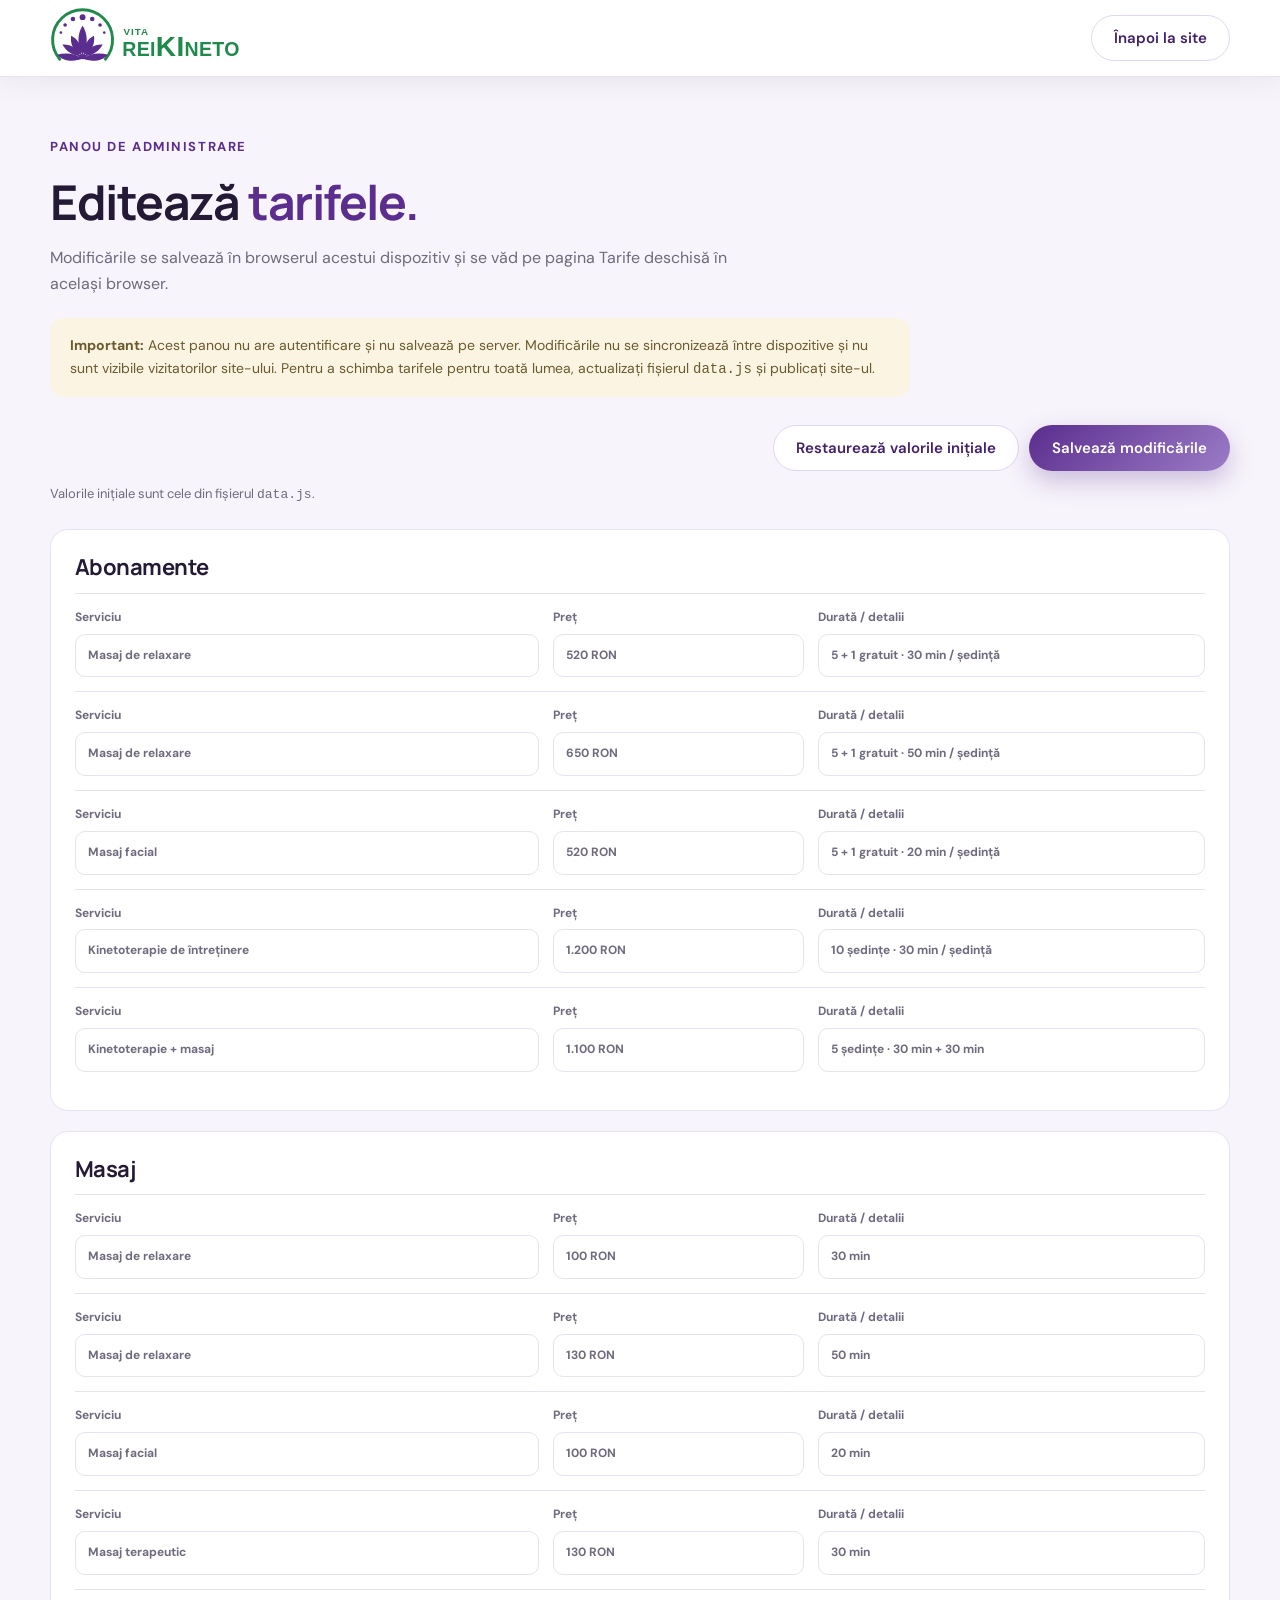
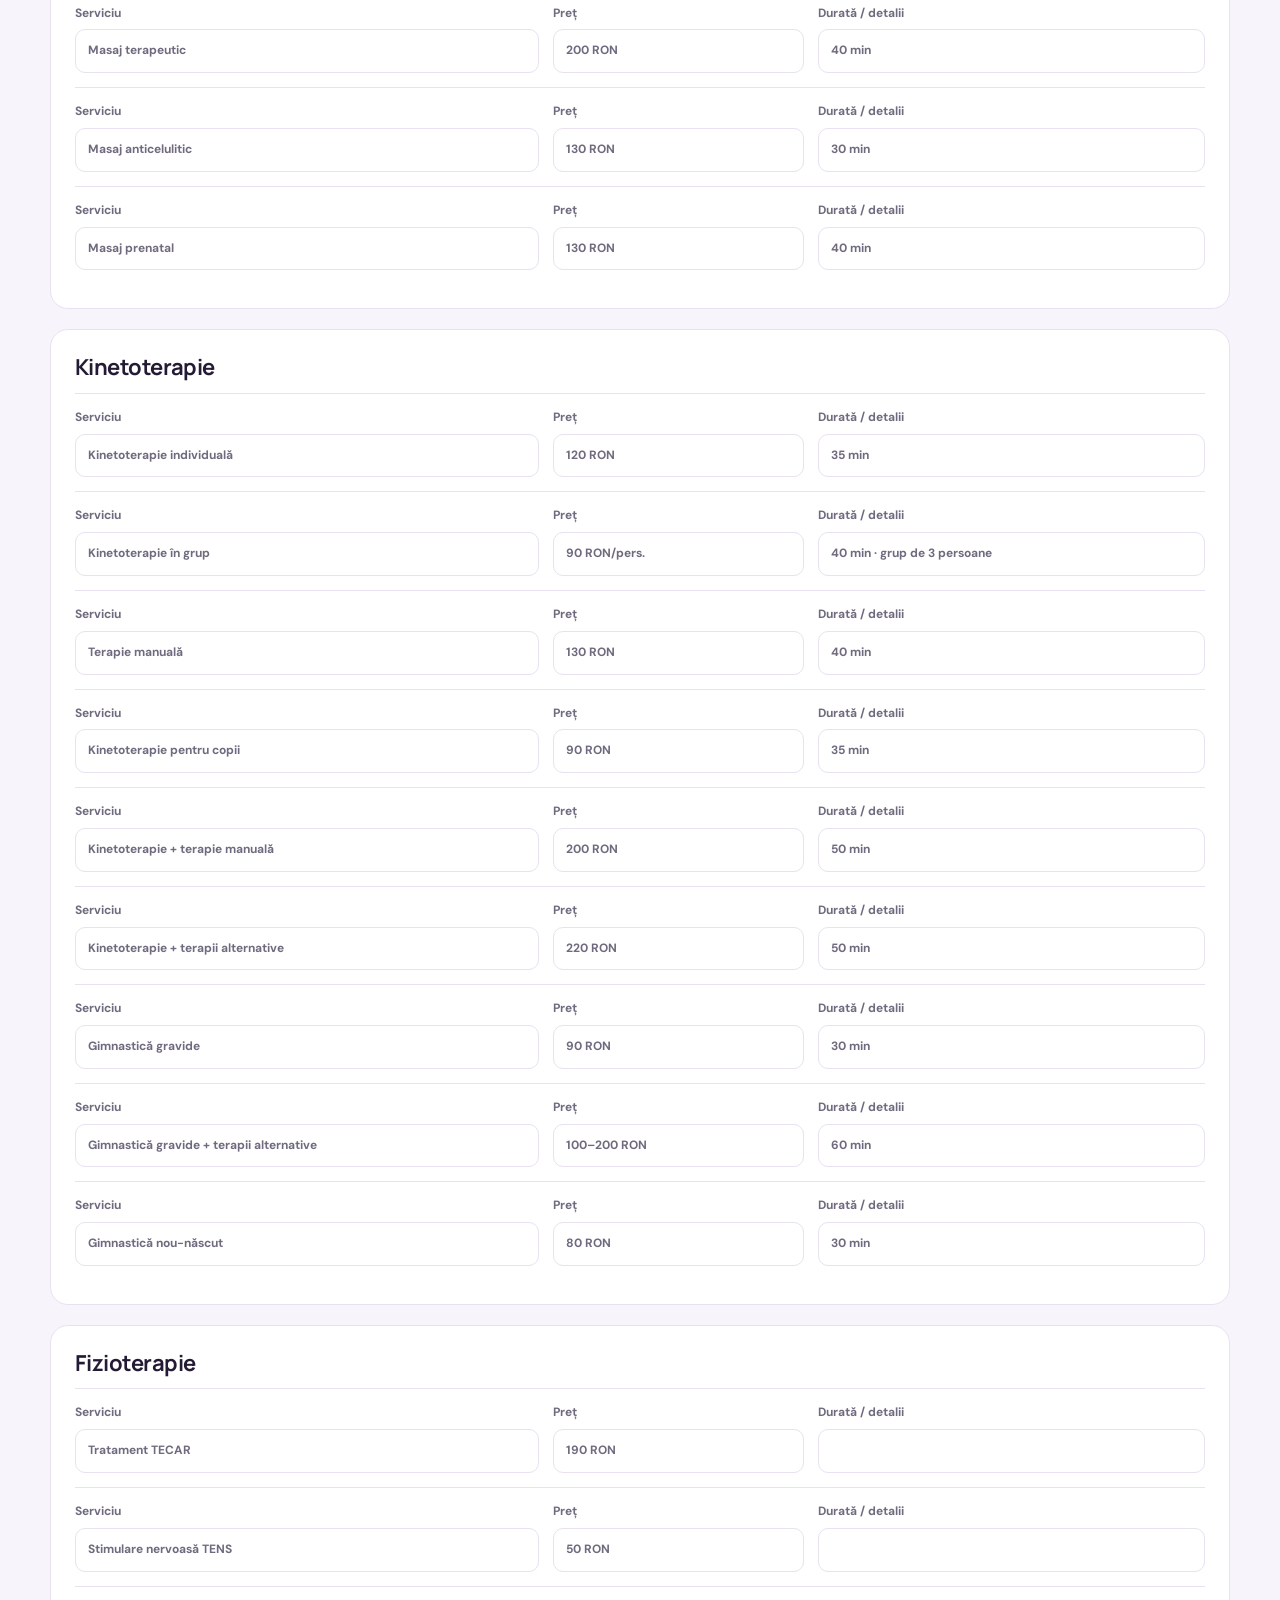
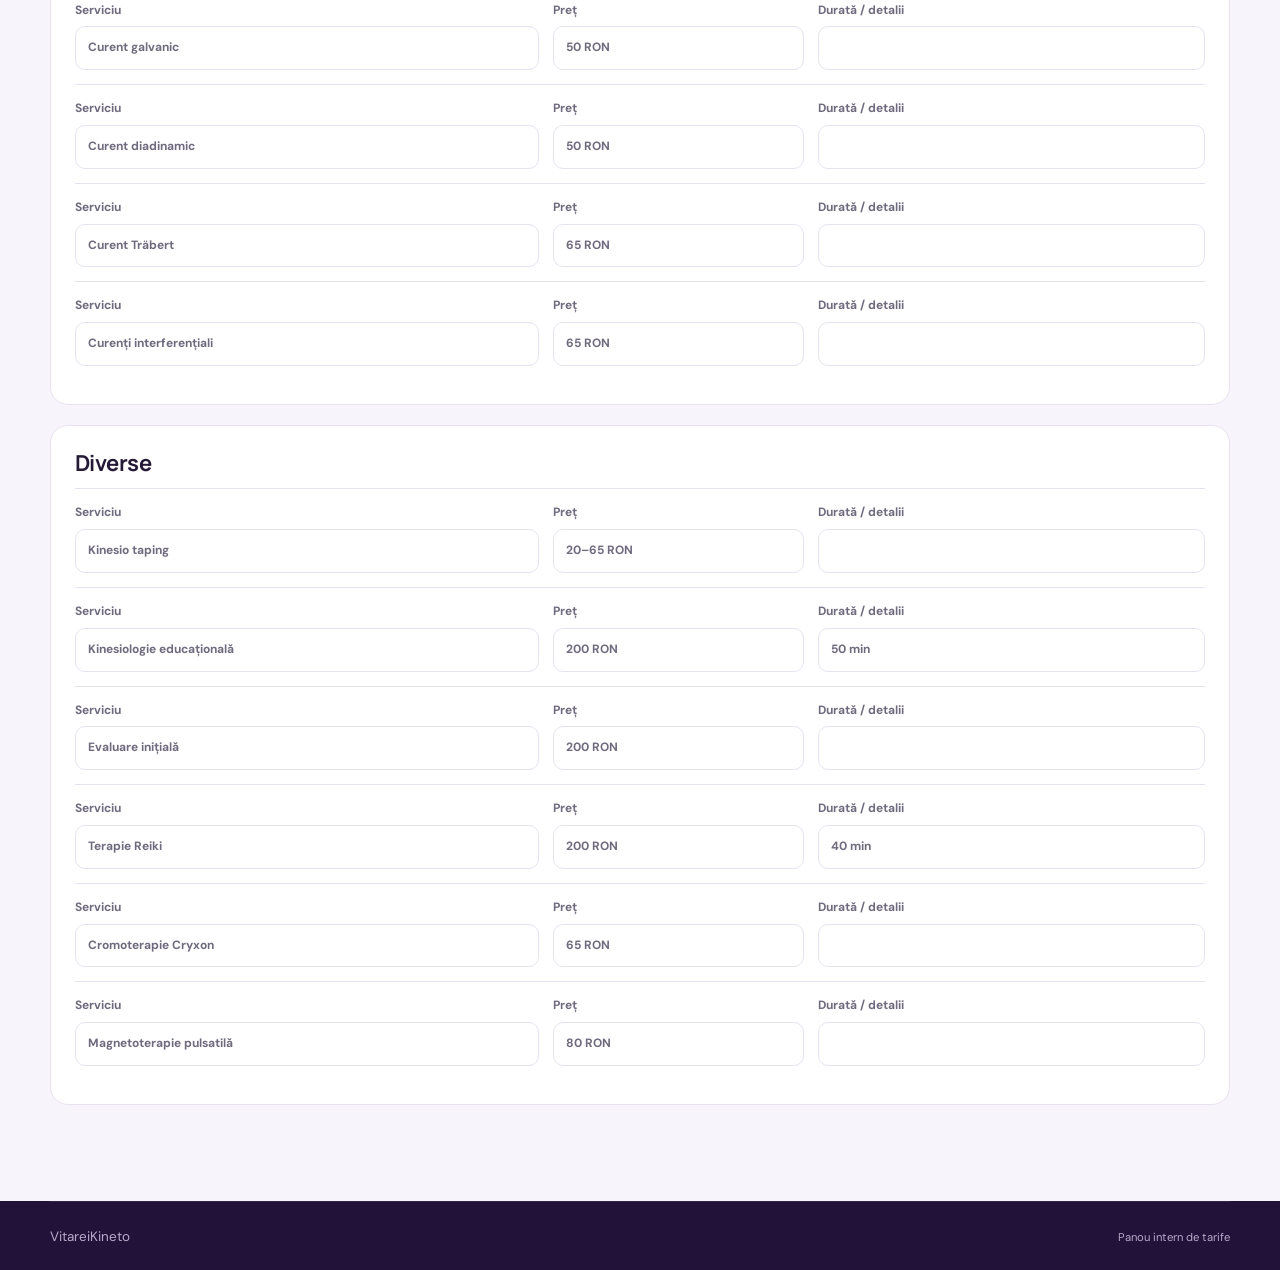
<file: admin.html>
<!doctype html>
<html lang="ro">
<head>
  <meta charset="utf-8">
  <meta name="viewport" content="width=device-width, initial-scale=1">
  <meta name="robots" content="noindex, nofollow">
  <meta name="theme-color" content="#ffffff">
  <title>Administrare tarife — VitareiKineto</title>
  <link rel="icon" type="image/svg+xml" href="images/vitareikineto-mark.svg">
  <link rel="preconnect" href="https://fonts.googleapis.com">
  <link rel="preconnect" href="https://fonts.gstatic.com" crossorigin>
  <link href="https://fonts.googleapis.com/css2?family=DM+Sans:opsz,wght@9..40,400;9..40,500;9..40,600;9..40,700&family=Manrope:wght@500;600;700;800&display=swap" rel="stylesheet">
  <link rel="stylesheet" href="styles.css">
  <script src="data.js" defer></script>
  <script src="admin.js" defer></script>
</head>
<body class="admin-page">
  <header class="site-header is-scrolled">
    <div class="container header-inner">
      <a class="brand" href="index.html"><img class="brand-logo" src="images/vitareikineto-logo-horizontal.svg" alt="Vita ReiKineto" width="215" height="60"></a>
      <a class="button button-outline" href="index.html#tarife">Înapoi la site</a>
    </div>
  </header>
  <main class="admin-main">
    <div class="container admin-container">
      <p class="eyebrow">Panou de administrare</p>
      <h1>Editează <span>tarifele.</span></h1>
      <p class="admin-intro">Modificările se salvează în browserul acestui dispozitiv și se văd pe pagina Tarife deschisă în același browser.</p>
      <div class="admin-warning"><strong>Important:</strong> Acest panou nu are autentificare și nu salvează pe server. Modificările nu se sincronizează între dispozitive și nu sunt vizibile vizitatorilor site-ului. Pentru a schimba tarifele pentru toată lumea, actualizați fișierul <code>data.js</code> și publicați site-ul.</div>
      <div class="admin-toolbar"><p id="admin-status" role="status" aria-live="polite"></p><div><button class="button button-outline" id="reset-prices" type="button">Restaurează valorile inițiale</button><button class="button button-primary" id="save-prices" type="button">Salvează modificările</button></div></div>
      <p class="admin-source">Valorile inițiale sunt cele din fișierul <code>data.js</code>.</p>
      <div id="admin-price-editor"></div>
    </div>
  </main>
  <footer class="site-footer"><div class="container footer-bottom"><a href="index.html">VitareiKineto</a><small>Panou intern de tarife</small></div></footer>
</body>
</html>
</file>
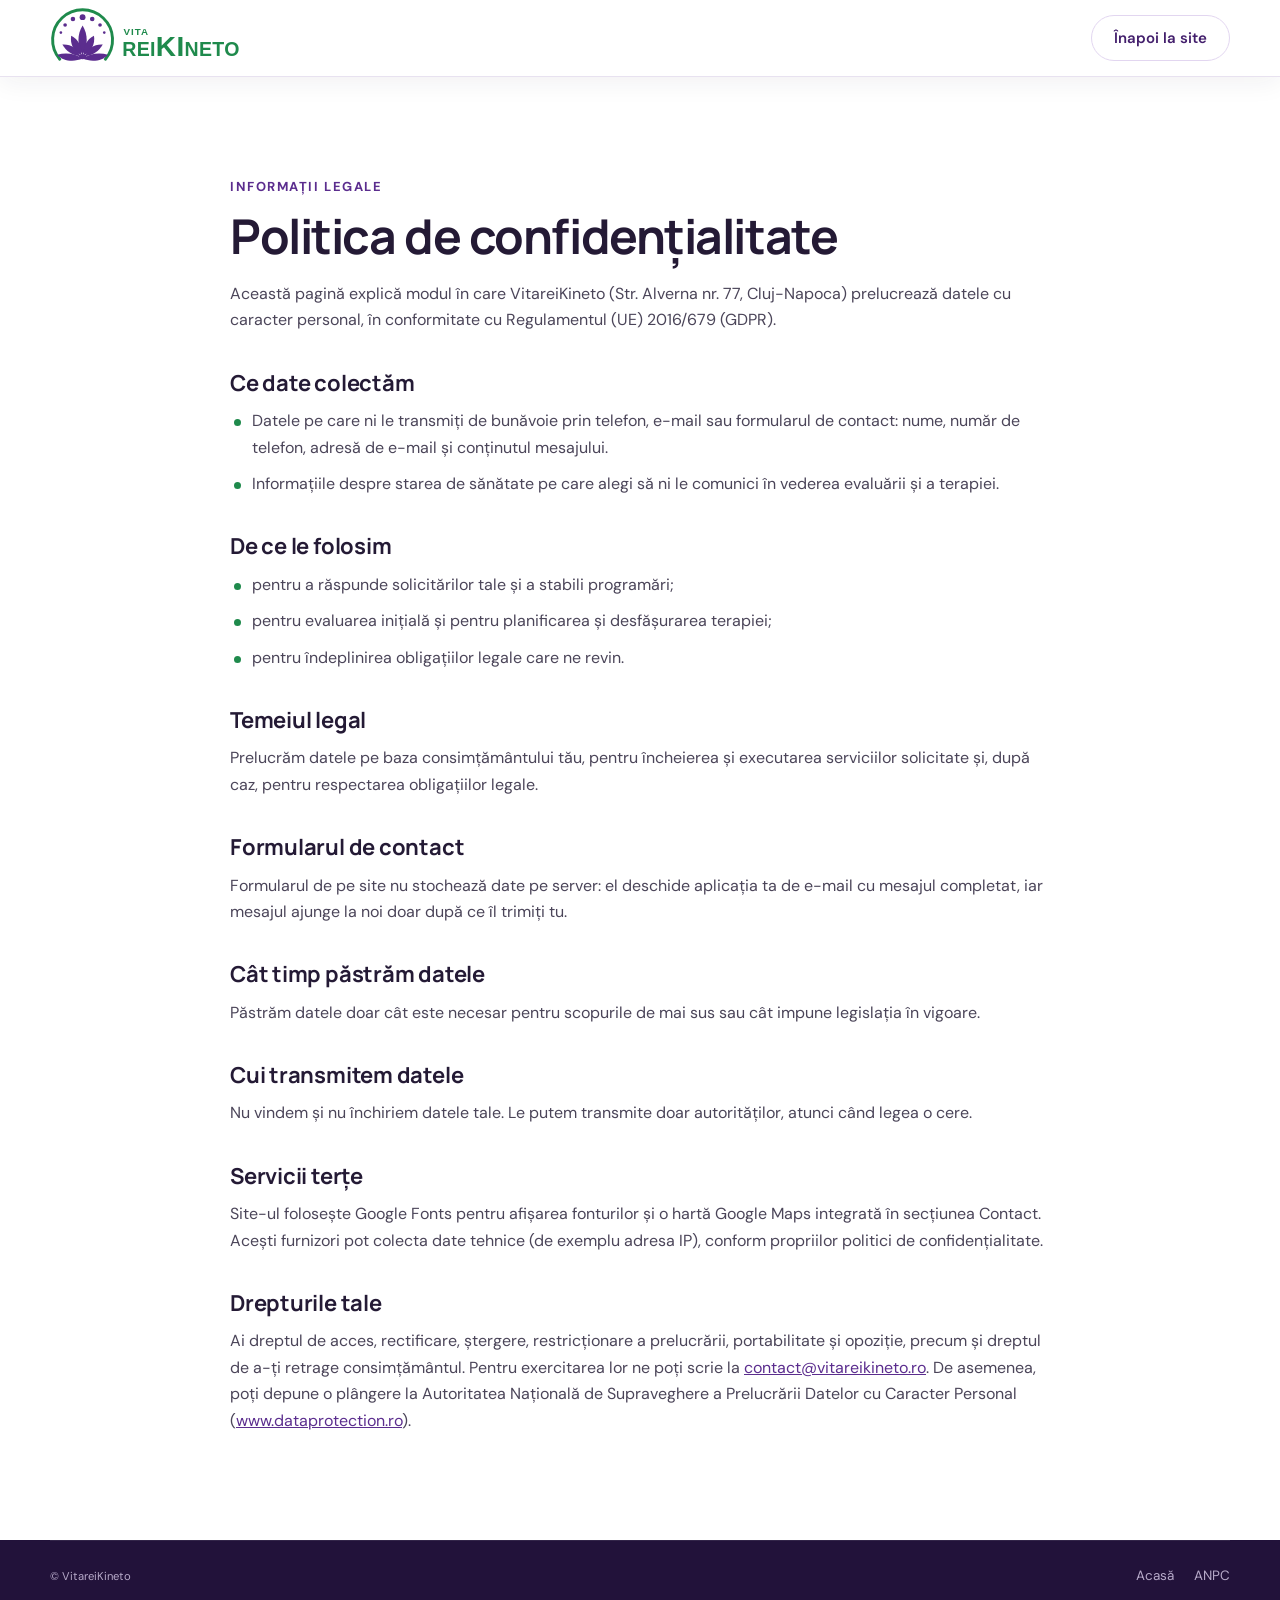
<file: confidentialitate.html>
<!doctype html>
<html lang="ro">
<head>
  <meta charset="utf-8">
  <meta name="viewport" content="width=device-width, initial-scale=1">
  <meta name="theme-color" content="#ffffff">
  <title>Politica de confidențialitate — VitareiKineto</title>
  <meta name="description" content="Cum prelucrează VitareiKineto datele personale transmise prin telefon, e-mail sau formularul de contact.">
  <link rel="icon" type="image/svg+xml" href="images/vitareikineto-mark.svg">
  <link rel="preconnect" href="https://fonts.googleapis.com">
  <link rel="preconnect" href="https://fonts.gstatic.com" crossorigin>
  <link href="https://fonts.googleapis.com/css2?family=DM+Sans:opsz,wght@9..40,400;9..40,500;9..40,600;9..40,700&family=Manrope:wght@500;600;700;800&display=swap" rel="stylesheet">
  <link rel="stylesheet" href="styles.css">
</head>
<body class="admin-page">
  <header class="site-header is-scrolled">
    <div class="container header-inner">
      <a class="brand" href="index.html"><img class="brand-logo" src="images/vitareikineto-logo-horizontal.svg" alt="Vita ReiKineto" width="215" height="60"></a>
      <a class="button button-outline" href="index.html">Înapoi la site</a>
    </div>
  </header>
  <main class="page-simple">
    <div class="container">
      <p class="eyebrow">Informații legale</p>
      <h1>Politica de confidențialitate</h1>
      <p>Această pagină explică modul în care VitareiKineto (Str. Alverna nr. 77, Cluj-Napoca) prelucrează datele cu caracter personal, în conformitate cu Regulamentul (UE) 2016/679 (GDPR).</p>

      <h2>Ce date colectăm</h2>
      <ul>
        <li>Datele pe care ni le transmiți de bunăvoie prin telefon, e-mail sau formularul de contact: nume, număr de telefon, adresă de e-mail și conținutul mesajului.</li>
        <li>Informațiile despre starea de sănătate pe care alegi să ni le comunici în vederea evaluării și a terapiei.</li>
      </ul>

      <h2>De ce le folosim</h2>
      <ul>
        <li>pentru a răspunde solicitărilor tale și a stabili programări;</li>
        <li>pentru evaluarea inițială și pentru planificarea și desfășurarea terapiei;</li>
        <li>pentru îndeplinirea obligațiilor legale care ne revin.</li>
      </ul>

      <h2>Temeiul legal</h2>
      <p>Prelucrăm datele pe baza consimțământului tău, pentru încheierea și executarea serviciilor solicitate și, după caz, pentru respectarea obligațiilor legale.</p>

      <h2>Formularul de contact</h2>
      <p>Formularul de pe site nu stochează date pe server: el deschide aplicația ta de e-mail cu mesajul completat, iar mesajul ajunge la noi doar după ce îl trimiți tu.</p>

      <h2>Cât timp păstrăm datele</h2>
      <p>Păstrăm datele doar cât este necesar pentru scopurile de mai sus sau cât impune legislația în vigoare.</p>

      <h2>Cui transmitem datele</h2>
      <p>Nu vindem și nu închiriem datele tale. Le putem transmite doar autorităților, atunci când legea o cere.</p>

      <h2>Servicii terțe</h2>
      <p>Site-ul folosește Google Fonts pentru afișarea fonturilor și o hartă Google Maps integrată în secțiunea Contact. Acești furnizori pot colecta date tehnice (de exemplu adresa IP), conform propriilor politici de confidențialitate.</p>

      <h2>Drepturile tale</h2>
      <p>Ai dreptul de acces, rectificare, ștergere, restricționare a prelucrării, portabilitate și opoziție, precum și dreptul de a-ți retrage consimțământul. Pentru exercitarea lor ne poți scrie la <a href="mailto:contact@vitareikineto.ro">contact@vitareikineto.ro</a>. De asemenea, poți depune o plângere la Autoritatea Națională de Supraveghere a Prelucrării Datelor cu Caracter Personal (<a href="https://www.dataprotection.ro/" target="_blank" rel="noopener">www.dataprotection.ro</a>).</p>
    </div>
  </main>
  <footer class="site-footer"><div class="container footer-bottom"><small>© VitareiKineto</small><nav aria-label="Informații legale"><a href="index.html">Acasă</a><a href="https://anpc.ro/" target="_blank" rel="noopener">ANPC</a></nav></div></footer>
</body>
</html>
</file>
<file: styles.css>
/* ==========================================================================
   VitareiKineto — stiluri
   ========================================================================== */

:root {
  --ink: #241a35;
  --text: #4b4559;
  --muted: #706a7e;
  --purple: #5b2d8e;
  --purple-dark: #431f6c;
  --purple-50: #f3eef9;
  --lavender: #9b7cc6;
  --purple-100: #e2d6f0;
  --green: #1f8a4c;
  --green-dark: #166a39;
  --green-50: #e9f6ee;
  --bg: #ffffff;
  --bg-soft: #f7f4fb;
  --line: #e8e2f0;
  --radius: 18px;
  --radius-sm: 12px;
  --shadow-sm: 0 2px 8px rgba(36, 26, 53, .06);
  --shadow: 0 18px 44px rgba(36, 26, 53, .10);
  --gradient: linear-gradient(135deg, var(--purple) 0%, var(--lavender) 100%);
  --font-head: "Manrope", "Segoe UI", system-ui, sans-serif;
  --font-body: "DM Sans", "Segoe UI", system-ui, sans-serif;
  --header-h: 76px;
  color-scheme: light;
}

*, *::before, *::after { box-sizing: border-box; }
html { scroll-behavior: smooth; scroll-padding-top: calc(var(--header-h) + 12px); -webkit-text-size-adjust: 100%; }
html.no-scroll, html.menu-open { overflow: hidden; }
body { margin: 0; min-width: 320px; font: 400 16px/1.65 var(--font-body); color: var(--text); background: var(--bg); -webkit-font-smoothing: antialiased; }
img { display: block; max-width: 100%; height: auto; }
a { color: inherit; }
button, input, select, textarea { font: inherit; color: inherit; }
h1, h2, h3, h4, p, figure, blockquote, ul, ol, dl, dd { margin: 0; }
ul, ol { padding: 0; list-style: none; }
h1, h2, h3, h4 { font-family: var(--font-head); color: var(--ink); line-height: 1.2; }
h1 span, h2 span { color: var(--green); }
:focus-visible { outline: 3px solid rgba(91, 45, 142, .45); outline-offset: 3px; border-radius: 6px; }

.icon-sprite { position: absolute; width: 0; height: 0; overflow: hidden; }
.icon { width: 1.15em; height: 1.15em; flex: 0 0 auto; fill: none; stroke: currentColor; stroke-width: 1.8; stroke-linecap: round; stroke-linejoin: round; }

.container { width: min(1180px, 100% - 48px); margin-inline: auto; }
.section { padding-block: clamp(72px, 9vw, 112px); }
.section-soft { background: var(--bg-soft); }
.skip-link { position: absolute; z-index: 100; top: -60px; left: 16px; padding: 12px 18px; border-radius: 10px; background: var(--ink); color: #fff; }
.skip-link:focus { top: 12px; }

/* ---------- Typography helpers ---------- */
.eyebrow { display: inline-flex; align-items: center; gap: 8px; margin-bottom: 16px; color: var(--purple); font-size: 13px; font-weight: 700; letter-spacing: .12em; text-transform: uppercase; }
.eyebrow-dot { width: 7px; height: 7px; border-radius: 50%; background: var(--green); box-shadow: 0 0 0 4px rgba(31, 138, 76, .15); }
.eyebrow-light { color: #d6c6f0; }
h2 { font-size: clamp(30px, 3.6vw, 44px); font-weight: 700; letter-spacing: -.025em; }
.lead { font-size: 18px; color: var(--ink); }
.small-note { margin-top: 28px; color: var(--muted); font-size: 14px; }

.section-heading { display: grid; grid-template-columns: 1fr 1fr; gap: 24px 64px; align-items: end; margin-bottom: 48px; }
.section-heading > p { color: var(--muted); max-width: 520px; justify-self: end; }
.section-heading-center { display: block; text-align: center; max-width: 720px; margin-inline: auto; }

/* ---------- Buttons ---------- */
.button { display: inline-flex; align-items: center; justify-content: center; gap: 10px; min-height: 46px; padding: 0 22px; border: 1.5px solid transparent; border-radius: 999px; font-size: 15px; font-weight: 600; text-decoration: none; white-space: nowrap; cursor: pointer; transition: transform .2s, box-shadow .2s, background-color .2s, color .2s, border-color .2s; }
.button:hover { transform: translateY(-1px); }
.button-lg { min-height: 54px; padding: 0 28px; font-size: 16px; }
.button-block { width: 100%; }
.button-primary { color: #fff; background: var(--gradient) border-box; border-color: transparent; box-shadow: 0 10px 24px rgba(91, 45, 142, .28); }
.button-primary:hover { box-shadow: 0 14px 30px rgba(91, 45, 142, .36); }
.button-outline { color: var(--purple-dark); border-color: var(--purple-100); background: #fff; }
.button-outline:hover { border-color: var(--purple); }
.button-light { color: var(--green-dark); background: #fff; }
.button-row { display: flex; flex-wrap: wrap; gap: 12px; }

/* ---------- Topbar & header ---------- */
.topbar { background: var(--ink); color: #ddd3ea; font-size: 13px; }
.topbar-inner { display: flex; align-items: center; justify-content: space-between; gap: 16px; min-height: 40px; }
.topbar-item { display: inline-flex; align-items: center; gap: 8px; text-decoration: none; }
.topbar-item .icon { color: #7fd9a2; }
a.topbar-item { color: #fff; font-weight: 600; }

.site-header { position: sticky; top: 0; z-index: 50; background: rgba(255, 255, 255, .92); backdrop-filter: saturate(160%) blur(14px); border-bottom: 1px solid transparent; transition: border-color .25s, box-shadow .25s; }
.site-header.is-scrolled { border-color: var(--line); box-shadow: 0 6px 24px rgba(36, 26, 53, .06); }
.header-inner { display: flex; align-items: center; justify-content: space-between; gap: 24px; min-height: var(--header-h); }
.brand { display: inline-flex; align-items: center; gap: 12px; text-decoration: none; flex: 0 0 auto; }
.brand-logo { display: block; width: auto; height: 60px; }
.brand-mark { width: 54px; height: 50px; }
.brand-name { display: block; font: 800 21px/1 var(--font-head); color: var(--green); letter-spacing: .02em; }
.brand-name b { font-size: 1.3em; font-weight: 800; line-height: .8; }
.brand-vita { display: block; margin-bottom: 2px; color: var(--purple); font-size: 11px; font-weight: 800; letter-spacing: .22em; text-transform: uppercase; }
.brand-name small { display: block; margin-top: 5px; color: var(--muted); font: 600 10px/1 var(--font-body); letter-spacing: .16em; text-transform: uppercase; }
.main-nav { display: flex; align-items: center; gap: 4px; }
.main-nav > a:not(.button) { position: relative; padding: 8px 11px; color: var(--text); font-size: 15px; font-weight: 500; text-decoration: none; border-radius: 8px; transition: color .2s, background-color .2s; }
.main-nav > a:not(.button):hover { color: var(--purple); background: var(--purple-50); }
.main-nav > a.is-active { color: var(--purple); }
.main-nav > a.is-active::after { content: ""; position: absolute; left: 11px; right: 11px; bottom: 2px; height: 2px; border-radius: 2px; background: var(--purple); }
.nav-cta { margin-left: 10px; min-height: 44px; padding: 0 20px; font-size: 14px; }
.menu-toggle { display: none; width: 46px; height: 46px; padding: 0; border: 1px solid var(--line); border-radius: 12px; background: #fff; cursor: pointer; }
.menu-toggle span { display: block; width: 20px; height: 2px; margin: 4px auto; border-radius: 2px; background: var(--ink); transition: transform .25s, opacity .25s; }
.menu-toggle[aria-expanded="true"] span:nth-child(1) { transform: translateY(6px) rotate(45deg); }
.menu-toggle[aria-expanded="true"] span:nth-child(2) { opacity: 0; }
.menu-toggle[aria-expanded="true"] span:nth-child(3) { transform: translateY(-6px) rotate(-45deg); }

/* ---------- Hero ---------- */
.hero { position: relative; padding: clamp(48px, 7vw, 88px) 0 64px; overflow: hidden; background: radial-gradient(900px 500px at 85% 0%, var(--purple-50) 0%, transparent 70%), radial-gradient(700px 500px at 0% 100%, var(--green-50) 0%, transparent 70%); }
.hero-grid { display: grid; grid-template-columns: 1.05fr 1fr; gap: clamp(40px, 6vw, 80px); align-items: center; }
.hero h1 { margin-bottom: 22px; font-size: clamp(38px, 5.2vw, 62px); font-weight: 800; letter-spacing: -.035em; line-height: 1.08; }
.hero h1 span { color: var(--green); }
.hero-lead { max-width: 560px; margin-bottom: 32px; font-size: 18px; }
.hero-points { display: flex; flex-wrap: wrap; gap: 10px 24px; margin-top: 32px; color: var(--ink); font-size: 15px; font-weight: 500; }
.hero-points li { display: inline-flex; align-items: center; gap: 8px; }
.hero-points .icon { padding: 3px; width: 22px; height: 22px; border-radius: 50%; color: #fff; background: var(--green); stroke-width: 2.6; }
.hero-visual { position: relative; }
.hero-visual > img { width: 100%; aspect-ratio: 4 / 4.3; object-fit: cover; border-radius: 28px; box-shadow: var(--shadow); }
.hero-card { position: absolute; display: flex; align-items: center; gap: 12px; padding: 14px 18px; border-radius: 16px; background: rgba(255, 255, 255, .96); box-shadow: var(--shadow); font-size: 14px; line-height: 1.3; }
.hero-card strong { display: block; color: var(--ink); }
.hero-card small { color: var(--muted); font-size: 13px; }
.hero-card-top { top: 28px; left: -28px; }
.hero-card-bottom { right: -20px; bottom: 32px; }
.hero-card-icon { display: grid; place-items: center; width: 42px; height: 42px; border-radius: 12px; color: var(--green); background: var(--green-50); font-size: 20px; }
.hero-card-icon-purple { color: var(--purple); background: var(--purple-50); }
.stats { display: grid; grid-template-columns: repeat(4, 1fr); margin-top: 64px; border: 1px solid var(--line); border-radius: var(--radius); background: #fff; box-shadow: var(--shadow-sm); }
.stats > div { padding: 24px 28px; border-left: 1px solid var(--line); }
.stats > div:first-child { border-left: 0; }
.stats dt { font: 800 34px/1 var(--font-head); color: var(--ink); letter-spacing: -.03em; }
.stats dd { margin-top: 6px; color: var(--muted); font-size: 14px; }

/* ---------- About ---------- */
.about-grid { display: grid; grid-template-columns: 1fr 1fr; gap: clamp(40px, 7vw, 96px); align-items: center; }
.about-media { position: relative; padding-bottom: 64px; }
.about-media > img:first-child { width: 88%; aspect-ratio: 1 / 1; object-fit: cover; border-radius: 24px; }
.about-media-small { position: absolute; right: 0; bottom: 0; width: 56%; aspect-ratio: 4 / 3; object-fit: cover; border: 8px solid var(--bg-soft); border-radius: 22px; box-shadow: var(--shadow); }
.about-copy h2 { margin-bottom: 22px; }
.about-copy p + p, .about-copy .lead + p { margin-top: 14px; }
.about-promise { margin: 26px 0; padding: 18px 22px; border-left: 4px solid var(--green); border-radius: 0 12px 12px 0; background: #fff; color: var(--ink); font: 600 18px/1.5 var(--font-head); }
.values-list { display: flex; flex-wrap: wrap; gap: 8px; }
.values-list li { padding: 7px 14px; border: 1px solid var(--purple-100); border-radius: 999px; background: #fff; color: var(--purple-dark); font-size: 14px; font-weight: 600; }

/* ---------- Features ---------- */
.feature-grid { display: grid; grid-template-columns: repeat(4, 1fr); gap: 20px; margin-top: 48px; }
.feature-card { padding: 30px 26px; border: 1px solid var(--line); border-radius: var(--radius); background: #fff; transition: transform .25s, box-shadow .25s, border-color .25s; }
.feature-card:hover { transform: translateY(-4px); border-color: transparent; box-shadow: var(--shadow); }
.feature-icon, .service-icon { display: grid; place-items: center; width: 52px; height: 52px; border-radius: 14px; color: var(--purple); background: var(--purple-50); font-size: 24px; }
.feature-card h3 { margin: 20px 0 8px; font-size: 19px; }
.feature-card p { color: var(--muted); font-size: 15px; }

/* ---------- Services ---------- */
.service-grid { display: grid; grid-template-columns: repeat(3, 1fr); gap: 20px; }
.service-card { display: flex; flex-direction: column; padding: 30px; border: 1px solid var(--line); border-radius: var(--radius); background: #fff; transition: transform .25s, box-shadow .25s, border-color .25s; }
.service-card:hover { transform: translateY(-4px); border-color: transparent; box-shadow: var(--shadow); }
.service-card:hover .service-icon { color: #fff; background: var(--gradient); }
.service-icon { transition: background .25s, color .25s; }
.service-head { display: flex; align-items: center; justify-content: space-between; margin-bottom: 22px; }
.service-number { font: 700 14px/1 var(--font-head); color: #c4bfd3; }
.service-card h3 { margin-bottom: 10px; font-size: 22px; }
.service-card > p { color: var(--muted); font-size: 15px; }
.service-tags { display: flex; flex-wrap: wrap; gap: 6px; margin: 18px 0 24px; }
.service-tags li { padding: 4px 10px; border-radius: 999px; background: var(--green-50); color: var(--green-dark); font-size: 12.5px; font-weight: 600; }
.service-link { display: inline-flex; align-items: center; gap: 8px; margin-top: auto; padding: 0; border: 0; background: none; color: var(--purple); font-weight: 700; font-size: 15px; cursor: pointer; }
.service-link .icon { transition: transform .2s; }
.service-link:hover .icon { transform: translateX(4px); }

/* ---------- Process ---------- */
.process { display: grid; grid-template-columns: repeat(4, 1fr); gap: 20px; margin-top: 52px; counter-reset: step; }
.process li { position: relative; padding: 0 12px; text-align: center; }
.process li:not(:last-child)::after { content: ""; position: absolute; top: 28px; left: calc(50% + 40px); right: calc(-50% + 40px); border-top: 2px dashed var(--purple-100); }
.process-num { display: inline-grid; place-items: center; width: 56px; height: 56px; margin-bottom: 20px; border-radius: 50%; color: #fff; background: var(--gradient); font: 800 20px/1 var(--font-head); box-shadow: 0 10px 22px rgba(91, 45, 142, .28); }
.process h3 { margin-bottom: 8px; font-size: 19px; }
.process p { color: var(--muted); font-size: 15px; }

/* ---------- Method (dark) ---------- */
.section-dark { position: relative; overflow: hidden; color: #d5cce3; background: #2a1745; }
.section-dark::before { content: ""; position: absolute; inset: 0; background: radial-gradient(600px 400px at 100% 0%, rgba(91, 45, 142, .35), transparent 70%), radial-gradient(600px 400px at 0% 100%, rgba(31, 138, 76, .30), transparent 70%); pointer-events: none; }
.section-dark .container { position: relative; }
.section-dark h2, .section-dark h3 { color: #fff; }
.section-dark h2 span { color: #c7b0ea; }
.method-head { display: grid; grid-template-columns: 1fr 1fr; gap: 24px 64px; align-items: end; margin-bottom: 52px; }
.method-quote { margin-top: 18px; color: #fff; font: italic 500 17px/1.5 var(--font-head); }
.method-quote cite { display: block; margin-top: 4px; color: #b3a6c8; font: normal 400 14px var(--font-body); }
.method-steps { display: grid; grid-template-columns: repeat(3, 1fr); gap: 18px; }
.method-step { display: flex; flex-direction: column; padding: 28px; border: 1px solid rgba(255, 255, 255, .10); border-radius: var(--radius); background: rgba(255, 255, 255, .04); transition: background .25s, border-color .25s; }
.method-step:hover { border-color: rgba(183, 162, 240, .4); background: rgba(255, 255, 255, .07); }
.method-step-num { font: 800 15px/1 var(--font-head); color: #7fd9a2; letter-spacing: .08em; }
.method-step h3 { margin: 14px 0 8px; font-size: 20px; }
.method-step p { font-size: 15px; }
.method-meta { display: inline-flex; align-self: flex-start; margin-top: auto !important; padding-top: 18px; color: #fff; font-size: 13px !important; font-weight: 600; }
.method-meta::before { content: ""; width: 8px; height: 8px; margin: 6px 8px 0 0; border-radius: 50%; background: #7fd9a2; }
.method-foot { display: flex; align-items: center; justify-content: space-between; gap: 24px 48px; margin-top: 40px; padding-top: 32px; border-top: 1px solid rgba(255, 255, 255, .12); }
.method-foot p { max-width: 720px; color: #b3a6c8; font-size: 14px; }

/* ---------- Team ---------- */
.team-card { display: grid; grid-template-columns: 200px 1fr; gap: 40px; padding: 40px; border: 1px solid var(--line); border-radius: 24px; background: #fff; box-shadow: var(--shadow-sm); }
.team-avatar { display: grid; place-items: center; width: 200px; aspect-ratio: 1; border-radius: 24px; color: #fff; background: var(--gradient); font: 800 56px/1 var(--font-head); letter-spacing: -.02em; }
.team-body h3 { font-size: 26px; }
.team-role { margin: 4px 0 18px; color: var(--green); font-weight: 700; }
.team-body p + p { margin-top: 12px; }
.chip-list { display: flex; flex-wrap: wrap; gap: 8px; margin-top: 22px; }
.chip-list li { padding: 6px 12px; border-radius: 10px; background: var(--purple-50); color: var(--purple-dark); font-size: 13.5px; font-weight: 600; }

/* ---------- Pricing ---------- */
.pricing { padding: 12px; border: 1px solid var(--line); border-radius: 24px; background: #fff; box-shadow: var(--shadow-sm); }
.pricing-tabs { display: flex; gap: 6px; padding: 6px; border-radius: 16px; background: var(--bg-soft); overflow-x: auto; scrollbar-width: none; }
.pricing-tabs::-webkit-scrollbar { display: none; }
.pricing-tab { flex: 1 0 auto; min-height: 44px; padding: 0 18px; border: 0; border-radius: 12px; background: transparent; color: var(--text); font-weight: 600; font-size: 15px; cursor: pointer; transition: background .2s, color .2s, box-shadow .2s; }
.pricing-tab:hover { color: var(--purple); }
.pricing-tab[aria-selected="true"] { color: #fff; background: var(--gradient); box-shadow: 0 6px 16px rgba(91, 45, 142, .25); }
.pricing-list { display: grid; grid-template-columns: 1fr 1fr; gap: 0 40px; padding: 16px 20px 8px; }
.price-row { display: flex; align-items: baseline; gap: 12px; padding: 16px 0; border-bottom: 1px solid var(--line); animation: fade-in .3s ease both; }
.price-info h4 { font: 600 16px/1.35 var(--font-body); color: var(--ink); }
.price-info p { margin-top: 2px; color: var(--muted); font-size: 14px; }
.price-dots { flex: 1; min-width: 16px; border-bottom: 1px dotted #cfcadd; transform: translateY(-4px); }
.price-amount { color: var(--purple-dark); font: 800 17px/1 var(--font-head); white-space: nowrap; }
.pricing-footer { margin-top: 20px; color: var(--muted); font-size: 14px; text-align: center; }
.pricing-footer a { color: var(--purple); font-weight: 700; text-decoration: none; }
.error-message { color: #a33a32; }

/* ---------- Gallery ---------- */
.gallery-grid { display: grid; grid-template-columns: repeat(4, 1fr); grid-auto-rows: 220px; grid-auto-flow: dense; gap: 14px; }
.gallery-item { position: relative; padding: 0; overflow: hidden; border: 0; border-radius: 16px; background: var(--bg-soft); cursor: zoom-in; }
.gallery-item img { width: 100%; height: 100%; object-fit: cover; transition: transform .5s ease; }
.gallery-item span { position: absolute; left: 12px; bottom: 12px; padding: 6px 12px; border-radius: 999px; background: rgba(255, 255, 255, .92); color: var(--ink); font-size: 13px; font-weight: 600; opacity: 0; transform: translateY(6px); transition: opacity .25s, transform .25s; }
.gallery-item:hover img, .gallery-item:focus-visible img { transform: scale(1.05); }
.gallery-item:hover span, .gallery-item:focus-visible span { opacity: 1; transform: none; }
.gallery-wide { grid-column: span 2; }
.gallery-tall { grid-row: span 2; }

/* ---------- Equipment ---------- */
.equipment-groups { display: grid; grid-template-columns: repeat(2, 1fr); gap: 20px; }
.equipment-group { padding: 30px; border: 1px solid var(--line); border-radius: var(--radius); background: #fff; }
.equipment-group h3 { display: flex; align-items: center; gap: 12px; margin-bottom: 18px; font-size: 20px; }
.equipment-group h3 .icon { padding: 8px; width: 38px; height: 38px; border-radius: 10px; color: var(--green); background: var(--green-50); }
.equipment-group li { padding: 14px 0; border-top: 1px solid var(--line); }
.equipment-group strong { display: block; color: var(--ink); font-weight: 600; }
.equipment-group span { display: block; margin-top: 2px; color: var(--muted); font-size: 14.5px; }

/* ---------- FAQ ---------- */
.faq-grid { display: grid; grid-template-columns: .8fr 1.2fr; gap: clamp(40px, 6vw, 88px); align-items: start; }
.faq-grid h2 { margin-bottom: 16px; }
.faq-lead { margin-bottom: 26px; color: var(--muted); }
.faq-item { border-bottom: 1px solid var(--line); }
.faq-item:first-child { border-top: 1px solid var(--line); }
.faq-item summary { position: relative; display: block; padding: 22px 48px 22px 0; color: var(--ink); font: 700 18px/1.4 var(--font-head); cursor: pointer; list-style: none; }
.faq-item summary::-webkit-details-marker { display: none; }
.faq-item summary::after { content: ""; position: absolute; top: 50%; right: 4px; width: 30px; height: 30px; margin-top: -15px; border-radius: 50%; background: var(--purple-50) url("data:image/svg+xml,%3Csvg xmlns='http://www.w3.org/2000/svg' viewBox='0 0 24 24' fill='none' stroke='%235b2d8e' stroke-width='2.2' stroke-linecap='round'%3E%3Cpath d='M12 6v12M6 12h12'/%3E%3C/svg%3E") center / 16px no-repeat; transition: transform .25s, background-color .25s; }
.faq-item[open] summary::after { transform: rotate(45deg); background-color: var(--purple-100); }
.faq-item p { padding: 0 48px 22px 0; color: var(--text); }
.faq-item a { color: var(--purple); font-weight: 600; }

/* ---------- Contact ---------- */
.contact-grid { display: grid; grid-template-columns: 1fr 1fr; gap: clamp(40px, 6vw, 80px); align-items: start; }
.contact-info h2 { margin-bottom: 16px; }
.contact-list { display: grid; gap: 14px; margin: 30px 0; }
.contact-list li { display: flex; align-items: center; gap: 16px; }
.contact-list small { display: block; color: var(--muted); font-size: 13px; font-weight: 600; letter-spacing: .04em; text-transform: uppercase; }
.contact-list a { color: var(--ink); font-weight: 600; text-decoration: none; }
.contact-list a:hover { color: var(--purple); }
.contact-icon { display: grid; place-items: center; width: 48px; height: 48px; flex: 0 0 auto; border-radius: 14px; color: var(--purple); background: #fff; box-shadow: var(--shadow-sm); font-size: 20px; }
.map { overflow: hidden; border: 1px solid var(--line); border-radius: var(--radius); background: #e9e7f0; aspect-ratio: 16 / 9; }
.map iframe { display: block; width: 100%; height: 100%; border: 0; }
.contact-form { padding: clamp(26px, 4vw, 40px); border: 1px solid var(--line); border-radius: 24px; background: #fff; box-shadow: var(--shadow); }
.contact-form h3 { font-size: 24px; }
.form-intro { margin: 6px 0 24px; color: var(--muted); font-size: 15px; }
.form-row { display: grid; grid-template-columns: 1fr 1fr; gap: 0 14px; }
.field { margin-bottom: 16px; }
.field label { display: block; margin-bottom: 6px; color: var(--ink); font-size: 14px; font-weight: 600; }
.field input, .field select, .field textarea { width: 100%; padding: 13px 15px; border: 1.5px solid var(--line); border-radius: 12px; background: #fff; font-size: 15px; transition: border-color .2s, box-shadow .2s; }
.field textarea { resize: vertical; min-height: 120px; }
.field input:focus, .field select:focus, .field textarea:focus { outline: none; border-color: var(--purple); box-shadow: 0 0 0 4px rgba(91, 45, 142, .12); }
.consent { display: flex; align-items: flex-start; gap: 10px; margin: 4px 0 22px; color: var(--muted); font-size: 14px; cursor: pointer; }
.consent input { width: 18px; height: 18px; margin-top: 3px; accent-color: var(--purple); flex: 0 0 auto; }
.consent a { color: var(--purple); }
.form-status { min-height: 1.5em; margin-top: 14px; font-size: 14px; }
.form-status.is-success { color: var(--green); }
.form-status.is-error { color: #a33a32; }

/* ---------- Footer ---------- */
.site-footer { padding-top: 72px; color: #b7aac9; background: #22123a; font-size: 15px; }
.footer-grid { display: grid; grid-template-columns: 1.6fr 1fr 1fr 1.2fr; gap: 40px; padding-bottom: 48px; }
.footer-brand p { max-width: 340px; margin-top: 18px; }
.footer-logo { display: inline-block; padding: 14px 18px; border-radius: 20px; background: #fff; }
.footer-logo img { width: 150px; }
.brand-light .brand-name { color: #7fd9a2; }
.brand-light .brand-vita { color: #c7b0ea; }
.brand-light .brand-mark { padding: 4px; border-radius: 14px; background: #fff; width: 58px; height: 54px; }
.brand-light .brand-name small { color: #9d90b3; }
.site-footer h4 { margin-bottom: 16px; color: #fff; font-size: 15px; }
.site-footer li + li { margin-top: 10px; }
.site-footer a { text-decoration: none; transition: color .2s; }
.site-footer a:hover { color: #fff; }
.footer-bottom { display: flex; flex-wrap: wrap; align-items: center; justify-content: space-between; gap: 12px 24px; padding-block: 24px; border-top: 1px solid rgba(255, 255, 255, .08); font-size: 13.5px; }
.footer-bottom nav { display: flex; flex-wrap: wrap; gap: 20px; }

/* ---------- Mobile call button ---------- */
.mobile-call { display: none; }

/* ---------- Modal ---------- */
dialog { padding: 0; border: 0; color: inherit; }
dialog::backdrop { background: rgba(23, 19, 42, .6); backdrop-filter: blur(4px); }
.modal { width: min(760px, calc(100% - 32px)); max-height: min(86vh, 900px); border-radius: 24px; background: #fff; box-shadow: 0 30px 80px rgba(0, 0, 0, .3); overflow: hidden; }
.modal[open] { display: flex; flex-direction: column; animation: pop .25s ease both; }
.modal-head { display: flex; align-items: center; gap: 16px; padding: 22px 24px; border-bottom: 1px solid var(--line); }
.modal-head h3 { flex: 1; font-size: 24px; }
.modal-icon { display: grid; place-items: center; width: 46px; height: 46px; border-radius: 12px; color: #fff; background: var(--gradient); font-size: 22px; }
.modal-close { display: grid; place-items: center; width: 42px; height: 42px; border: 0; border-radius: 50%; background: var(--bg-soft); font-size: 20px; cursor: pointer; }
.modal-close:hover { background: var(--purple-50); color: var(--purple); }
.modal-body { padding: 24px 28px; overflow-y: auto; }
.modal-body p { margin-bottom: 14px; }
.modal-body h4 { margin: 24px 0 10px; font-size: 18px; }
.modal-body ul:not(.chip-list) li { position: relative; padding-left: 26px; margin-bottom: 8px; }
.modal-body ul:not(.chip-list) li::before { content: ""; position: absolute; left: 4px; top: 10px; width: 8px; height: 8px; border-radius: 50%; background: var(--green); }
.modal-body .chip-list { margin-top: 8px; }
.modal-note { margin-top: 18px; padding: 14px 16px; border-radius: 12px; background: var(--green-50); color: var(--green-dark); font-size: 14px; }
.modal-foot { display: flex; flex-wrap: wrap; gap: 10px; padding: 18px 24px; border-top: 1px solid var(--line); background: var(--bg-soft); }

/* ---------- Lightbox ---------- */
.lightbox { width: 100%; max-width: 100%; height: 100%; max-height: 100%; background: transparent; }
.lightbox[open] { display: grid; grid-template-columns: auto 1fr auto; align-items: center; gap: 12px; padding: 24px; }
.lightbox::backdrop { background: rgba(14, 11, 26, .92); }
.lightbox figure { display: grid; justify-items: center; gap: 14px; min-width: 0; }
.lightbox img { max-width: 100%; max-height: calc(100vh - 120px); border-radius: 14px; object-fit: contain; animation: fade-in .25s ease both; }
.lightbox figcaption { color: #e7e3f3; font-size: 15px; }
.lightbox-btn { display: grid; place-items: center; width: 50px; height: 50px; border: 0; border-radius: 50%; background: rgba(255, 255, 255, .12); color: #fff; font-size: 24px; cursor: pointer; transition: background .2s; }
.lightbox-btn:hover { background: rgba(255, 255, 255, .24); }
.lightbox-close { position: fixed; top: 20px; right: 20px; }

/* ---------- Reveal animation ---------- */
.js .reveal { opacity: 0; transform: translateY(18px); transition: opacity .7s ease, transform .7s ease; }
.js .reveal.is-visible { opacity: 1; transform: none; }
@keyframes fade-in { from { opacity: 0; } to { opacity: 1; } }
@keyframes pop { from { opacity: 0; transform: translateY(12px) scale(.98); } to { opacity: 1; transform: none; } }
@media (prefers-reduced-motion: reduce) {
  html { scroll-behavior: auto; }
  *, *::before, *::after { animation: none !important; transition: none !important; }
  .reveal { opacity: 1; transform: none; }
}

/* ---------- Simple pages (privacy, 404) ---------- */
.page-simple { padding-block: clamp(56px, 8vw, 96px); }
.page-simple .container { max-width: 820px; }
.page-simple h1 { margin-bottom: 16px; font-size: clamp(34px, 4.5vw, 48px); letter-spacing: -.03em; }
.page-simple h2 { margin: 36px 0 12px; font-size: 22px; letter-spacing: -.01em; }
.page-simple p, .page-simple li { margin-bottom: 10px; }
.page-simple ul li { position: relative; padding-left: 22px; }
.page-simple ul li::before { content: ""; position: absolute; left: 4px; top: 11px; width: 7px; height: 7px; border-radius: 50%; background: var(--green); }
.page-simple a { color: var(--purple); }
.page-404 { min-height: 70vh; display: grid; place-items: center; text-align: center; }
.page-404 strong { display: block; font: 800 clamp(80px, 14vw, 140px)/1 var(--font-head); background: var(--gradient); -webkit-background-clip: text; background-clip: text; color: transparent; }
.page-404 p { margin: 12px 0 28px; color: var(--muted); }

/* ---------- Admin ---------- */
.admin-main { min-height: 75vh; padding: 56px 0 96px; background: var(--bg-soft); }
.admin-container > h1 { margin-bottom: 14px; font-size: clamp(34px, 4.5vw, 48px); letter-spacing: -.03em; }
.admin-container > h1 span { color: var(--purple); }
.admin-intro { max-width: 700px; margin-bottom: 20px; color: var(--muted); }
.admin-warning { max-width: 860px; padding: 16px 20px; border-radius: 14px; background: #fbf4e2; color: #6b5a2e; font-size: 14px; }
.admin-toolbar { display: flex; align-items: center; justify-content: space-between; gap: 20px; margin: 28px 0 12px; }
.admin-toolbar > div { display: flex; flex-wrap: wrap; gap: 10px; }
#admin-status { font-size: 14px; }
.admin-status-success { color: var(--green); }
.admin-status-error { color: #a33a32; }
.admin-source { margin-bottom: 24px; color: var(--muted); font-size: 13px; }
.admin-category { margin-top: 20px; padding: 24px; border: 1px solid var(--line); border-radius: var(--radius); background: #fff; }
.admin-category h2 { margin-bottom: 12px; font-size: 22px; }
.admin-price-row { display: grid; grid-template-columns: 1.2fr .65fr 1fr; gap: 14px; padding: 14px 0; border-top: 1px solid var(--line); }
.admin-field { display: block; color: var(--muted); font-size: 12px; font-weight: 700; }
.admin-field input { width: 100%; margin-top: 6px; padding: 11px 12px; border: 1.5px solid var(--line); border-radius: 10px; background: #fff; }
.admin-field input:focus { outline: none; border-color: var(--purple); box-shadow: 0 0 0 4px rgba(91, 45, 142, .12); }

/* ==========================================================================
   Responsive
   ========================================================================== */
@media (max-width: 1120px) {
  .main-nav > a:not(.button) { padding: 8px 8px; font-size: 14px; }
  .main-nav > a.is-active::after { left: 8px; right: 8px; }
}

@media (max-width: 1020px) {
  :root { --header-h: 68px; }
  .menu-toggle { display: block; }
  .main-nav { position: absolute; top: 100%; left: 0; right: 0; height: calc(100vh - var(--header-h)); height: calc(100dvh - var(--header-h)); z-index: 40; border-top: 1px solid var(--line); flex-direction: column; align-items: stretch; gap: 2px; padding: 20px 24px 32px; background: #fff; overflow-y: auto; opacity: 0; visibility: hidden; transform: translateY(-8px); transition: opacity .25s, transform .25s, visibility .25s; }
  .main-nav.is-open { opacity: 1; visibility: visible; transform: none; }
  .main-nav > a:not(.button) { padding: 14px 8px; border-bottom: 1px solid var(--line); border-radius: 0; font-size: 18px; }
  .main-nav > a.is-active::after { display: none; }
  .nav-cta { margin: 20px 0 0; min-height: 54px; font-size: 16px; }
  .site-header { backdrop-filter: none; background: #fff; }

  .hero-grid, .about-grid, .contact-grid, .faq-grid, .method-head { grid-template-columns: 1fr; }
  .hero-visual { max-width: 640px; }
  .hero-visual > img { aspect-ratio: 16 / 11; }
  .hero-card-top { left: 16px; }
  .hero-card-bottom { right: 16px; }
  .stats { grid-template-columns: repeat(2, 1fr); }
  .stats > div:nth-child(3) { border-left: 0; }
  .stats > div:nth-child(n + 3) { border-top: 1px solid var(--line); }
  .feature-grid { grid-template-columns: repeat(2, 1fr); }
  .service-grid { grid-template-columns: repeat(2, 1fr); }
  .method-steps { grid-template-columns: repeat(2, 1fr); }
  .process { grid-template-columns: repeat(2, 1fr); row-gap: 40px; }
  .process li::after { display: none; }
  .section-heading { grid-template-columns: 1fr; }
  .section-heading > p { justify-self: start; }
  .about-media { max-width: 600px; }
  .footer-grid { grid-template-columns: 1fr 1fr; }
  .gallery-grid { grid-template-columns: repeat(3, 1fr); grid-auto-rows: 200px; }
}

@media (max-width: 720px) {
  .container { width: calc(100% - 32px); }
  body { font-size: 15.5px; padding-bottom: 76px; }
  body.admin-page { padding-bottom: 0; }
  .topbar-hide, .eyebrow-dot { display: none; }
  .topbar-inner { font-size: 12.5px; }
  .brand-logo { height: 46px; }
  .brand-name { font-size: 18px; }
  .brand-name small { display: none; }
  .hero-lead, .lead { font-size: 16.5px; }
  .button-row .button { flex: 1 1 100%; }
  .hero-card { padding: 10px 14px; font-size: 13px; }
  .hero-card-icon { width: 36px; height: 36px; font-size: 17px; }
  .hero-card-top { top: 14px; left: 10px; }
  .hero-card-bottom { right: 10px; bottom: 14px; }
  .stats { margin-top: 44px; }
  .stats > div { padding: 18px; }
  .stats dt { font-size: 28px; }
  .feature-grid, .service-grid, .method-steps, .process, .equipment-groups, .pricing-list { grid-template-columns: 1fr; }
  .process { text-align: left; }
  .process li { display: grid; grid-template-columns: 56px 1fr; column-gap: 18px; text-align: left; padding: 0; }
  .process-num { grid-row: span 2; margin: 0; }
  .method-foot { flex-direction: column; align-items: flex-start; }
  .team-card { grid-template-columns: 1fr; gap: 24px; padding: 26px; }
  .team-avatar { width: 96px; font-size: 32px; border-radius: 20px; }
  .pricing { padding: 8px; border-radius: 20px; }
  .pricing-tabs { justify-content: flex-start; }
  .pricing-tab { flex: 0 0 auto; }
  .pricing-list { padding: 8px 12px; }
  .gallery-grid { grid-template-columns: repeat(2, 1fr); grid-auto-rows: 150px; gap: 10px; }
  .gallery-tall { grid-row: span 2; }
  .gallery-item span { opacity: 1; transform: none; font-size: 12px; padding: 4px 10px; left: 8px; bottom: 8px; }
  .form-row { grid-template-columns: 1fr; }
  .faq-item summary { font-size: 16.5px; }
  .footer-grid { grid-template-columns: 1fr; gap: 32px; }
  .footer-bottom { flex-direction: column; align-items: flex-start; }
  .modal { width: 100%; max-height: 92vh; margin: auto 0 0; border-radius: 24px 24px 0 0; }
  .modal-body { padding: 20px; }
  .modal-foot .button { flex: 1; }
  .lightbox[open] { grid-template-columns: 1fr 1fr; padding: 16px; align-content: center; }
  .lightbox figure { grid-column: 1 / -1; grid-row: 1; }
  .lightbox-prev { justify-self: end; }
  .lightbox-next { justify-self: start; }
  .mobile-call { position: fixed; z-index: 45; left: 16px; right: 16px; bottom: calc(14px + env(safe-area-inset-bottom, 0px)); display: flex; align-items: center; justify-content: center; gap: 10px; min-height: 54px; border-radius: 999px; color: #fff; background: var(--gradient); box-shadow: 0 12px 30px rgba(91, 45, 142, .4); font-weight: 700; text-decoration: none; }
  html.menu-open .mobile-call { display: none; }
  .admin-toolbar { flex-direction: column; align-items: flex-start; }
  .admin-toolbar > div { width: 100%; flex-direction: column; }
  .admin-toolbar .button { width: 100%; }
  .admin-price-row { grid-template-columns: 1fr 1fr; }
  .admin-field-name, .admin-field-details { grid-column: span 2; }
  .admin-category { padding: 18px 14px; }
}
.admin-page .site-footer { padding-top: 0; }
</file>
